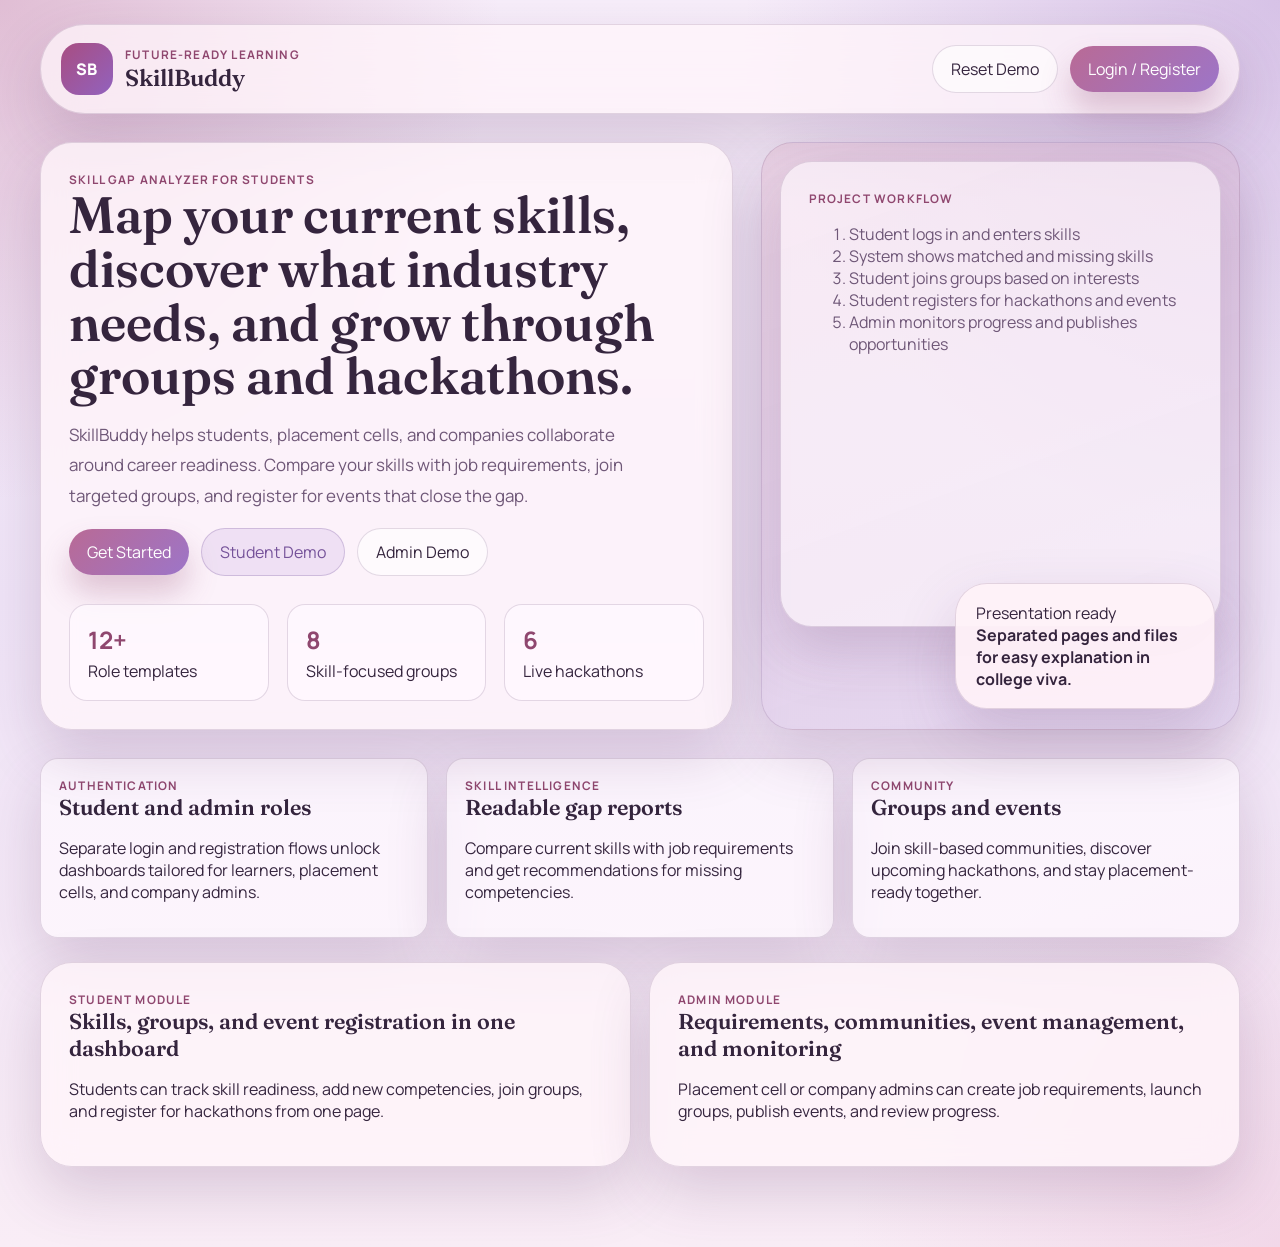
<file: index.html>
<!DOCTYPE html>
<html lang="en">
<head>
  <meta charset="UTF-8">
  <meta name="viewport" content="width=device-width, initial-scale=1.0">
  <title>SkillBuddy | Skill Gap Analyzer</title>
  <link rel="preconnect" href="https://fonts.googleapis.com">
  <link rel="preconnect" href="https://fonts.gstatic.com" crossorigin>
  <link href="https://fonts.googleapis.com/css2?family=Fraunces:wght@500;600;700&family=Manrope:wght@400;500;600;700;800&display=swap" rel="stylesheet">
  <link rel="stylesheet" href="assets/css/main.css">
</head>
<body>
  <div class="page-shell">
    <header class="topbar">
      <div class="brand-block">
        <div class="brand-mark">SB</div>
        <div>
          <p class="eyebrow">Future-ready learning</p>
          <h1>SkillBuddy</h1>
        </div>
      </div>
      <nav class="top-actions">
        <button class="ghost-button" id="seedResetBtn" type="button">Reset Demo</button>
        <button class="primary-button" id="openAuthBtn" type="button">Login / Register</button>
      </nav>
    </header>

    <main>
      <section class="hero">
        <div class="hero-copy">
          <p class="section-tag">Skill Gap Analyzer for Students</p>
          <h2>Map your current skills, discover what industry needs, and grow through groups and hackathons.</h2>
          <p class="hero-text">
            SkillBuddy helps students, placement cells, and companies collaborate around career readiness.
            Compare your skills with job requirements, join targeted groups, and register for events that close the gap.
          </p>
          <div class="hero-actions">
            <button class="primary-button" id="heroRegisterBtn" type="button">Get Started</button>
            <button class="secondary-button" id="studentDemoBtn" type="button">Student Demo</button>
            <button class="ghost-button" id="adminDemoBtn" type="button">Admin Demo</button>
          </div>
          <div class="stats-grid">
            <article class="stat-card"><strong>12+</strong><span>Role templates</span></article>
            <article class="stat-card"><strong>8</strong><span>Skill-focused groups</span></article>
            <article class="stat-card"><strong>6</strong><span>Live hackathons</span></article>
          </div>
        </div>

        <div class="hero-panel">
          <div class="glass-card">
            <p class="mini-tag">Project workflow</p>
            <ol class="soft-list">
              <li>Student logs in and enters skills</li>
              <li>System shows matched and missing skills</li>
              <li>Student joins groups based on interests</li>
              <li>Student registers for hackathons and events</li>
              <li>Admin monitors progress and publishes opportunities</li>
            </ol>
          </div>
          <div class="floating-card">
            <span>Presentation ready</span>
            <strong>Separated pages and files for easy explanation in college viva.</strong>
          </div>
        </div>
      </section>

      <section class="info-grid">
        <article class="feature-card">
          <p class="section-tag">Authentication</p>
          <h3>Student and admin roles</h3>
          <p>Separate login and registration flows unlock dashboards tailored for learners, placement cells, and company admins.</p>
        </article>
        <article class="feature-card">
          <p class="section-tag">Skill Intelligence</p>
          <h3>Readable gap reports</h3>
          <p>Compare current skills with job requirements and get recommendations for missing competencies.</p>
        </article>
        <article class="feature-card">
          <p class="section-tag">Community</p>
          <h3>Groups and events</h3>
          <p>Join skill-based communities, discover upcoming hackathons, and stay placement-ready together.</p>
        </article>
      </section>

      <section class="showcase-grid">
        <article class="showcase-card">
          <p class="section-tag">Student module</p>
          <h3>Skills, groups, and event registration in one dashboard</h3>
          <p>Students can track skill readiness, add new competencies, join groups, and register for hackathons from one page.</p>
        </article>
        <article class="showcase-card">
          <p class="section-tag">Admin module</p>
          <h3>Requirements, communities, event management, and monitoring</h3>
          <p>Placement cell or company admins can create job requirements, launch groups, publish events, and review progress.</p>
        </article>
      </section>
    </main>
  </div>

  <dialog id="authDialog" class="auth-dialog">
    <form method="dialog" class="dialog-shell">
      <button type="submit" class="ghost-button">Close</button>
    </form>
    <div class="auth-grid">
      <section class="auth-side">
        <p class="section-tag">Welcome back</p>
        <h3>Choose your role and continue building the right skills.</h3>
        <p class="muted-text">Demo student: <strong>student@skillbuddy.com</strong> / <strong>student123</strong></p>
        <p class="muted-text">Demo admin: <strong>admin@skillbuddy.com</strong> / <strong>admin123</strong></p>
      </section>

      <section class="auth-forms">
        <div class="tab-row">
          <button class="tab-button active" id="loginTabBtn" type="button">Login</button>
          <button class="tab-button" id="registerTabBtn" type="button">Register</button>
        </div>

        <form id="loginForm" class="stack-form">
          <select id="loginRole" required>
            <option value="student">Student</option>
            <option value="admin">Admin</option>
          </select>
          <input id="loginEmail" type="email" placeholder="Email address" required>
          <input id="loginPassword" type="password" placeholder="Password" required>
          <button class="primary-button" type="submit">Login</button>
        </form>

        <form id="registerForm" class="stack-form hidden">
          <input id="registerName" type="text" placeholder="Full name" required>
          <input id="registerEmail" type="email" placeholder="Email address" required>
          <input id="registerPassword" type="password" placeholder="Create password" required>
          <select id="registerRole" required>
            <option value="student">Student</option>
            <option value="admin">Admin</option>
          </select>
          <input id="registerTarget" type="text" placeholder="Target role (for students)" value="Frontend Developer">
          <input id="registerSkills" type="text" placeholder="Skills separated by commas">
          <button class="primary-button" type="submit">Create Account</button>
        </form>

        <p id="authMessage" class="form-message"></p>
      </section>
    </div>
  </dialog>

  <script type="module" src="assets/js/home.js"></script>
</body>
</html>
</file>
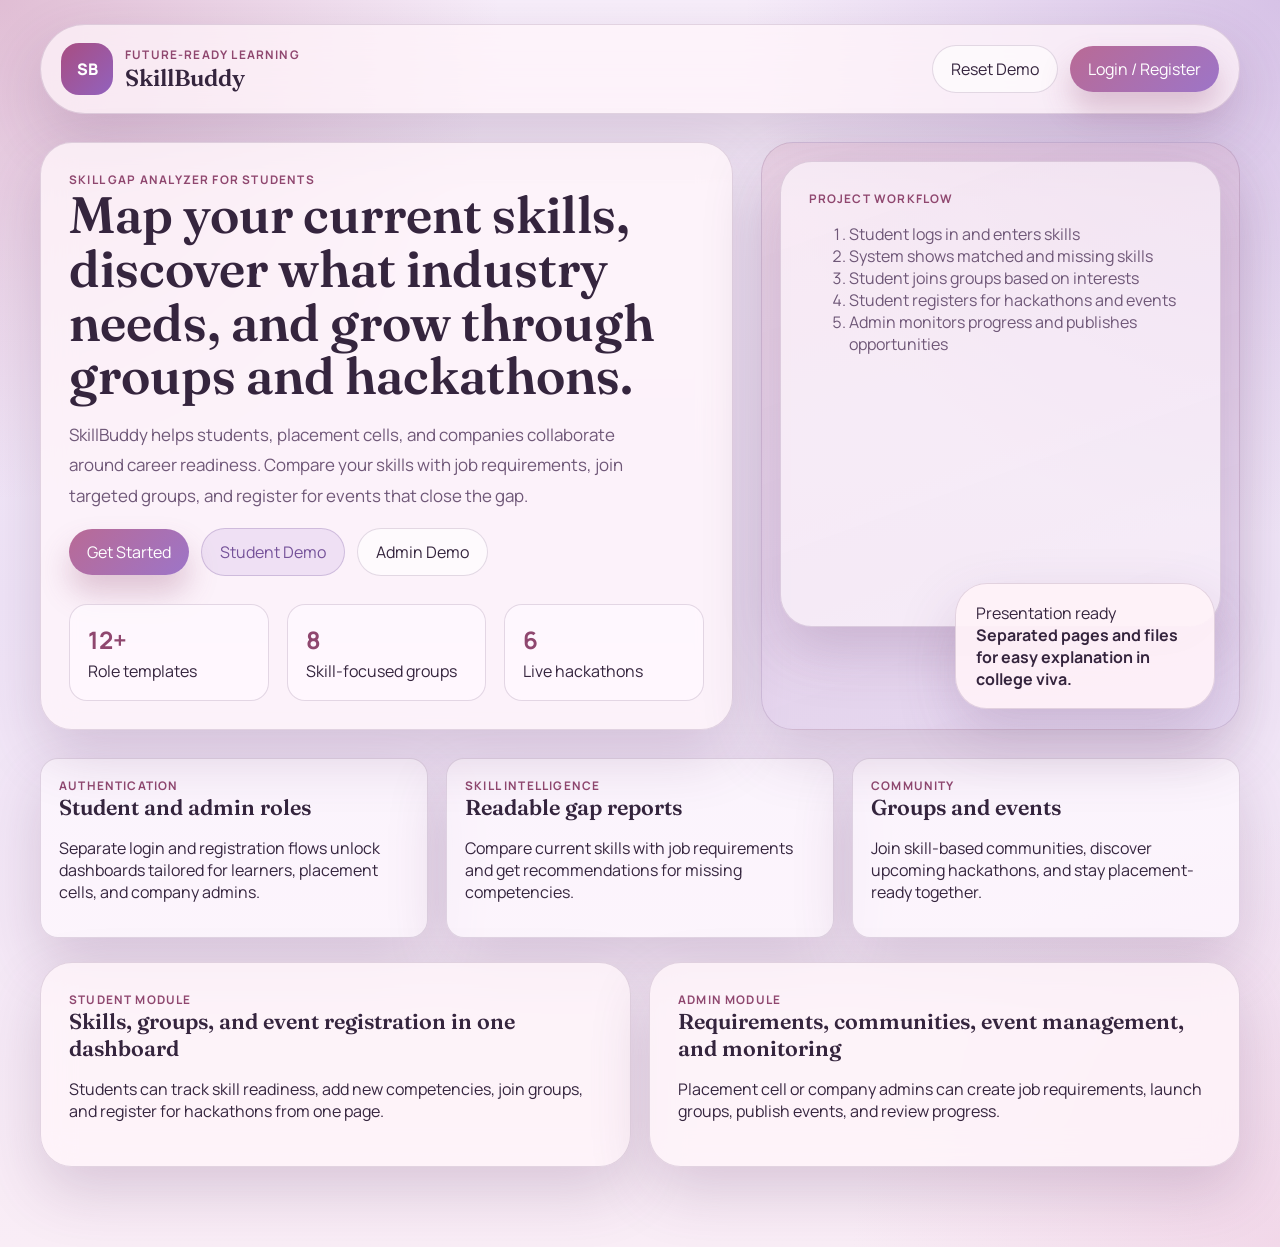
<file: admin.html>
<!DOCTYPE html>
<html lang="en">
<head>
  <meta charset="UTF-8">
  <meta name="viewport" content="width=device-width, initial-scale=1.0">
  <title>SkillBuddy | Admin Dashboard</title>
  <link rel="preconnect" href="https://fonts.googleapis.com">
  <link rel="preconnect" href="https://fonts.gstatic.com" crossorigin>
  <link href="https://fonts.googleapis.com/css2?family=Fraunces:wght@500;600;700&family=Manrope:wght@400;500;600;700;800&display=swap" rel="stylesheet">
  <link rel="stylesheet" href="assets/css/main.css">
</head>
<body>
  <div class="page-shell">
    <header class="topbar">
      <div class="brand-block">
        <div class="brand-mark">SB</div>
        <div>
          <p class="eyebrow">Admin Space</p>
          <h1>SkillBuddy Dashboard</h1>
        </div>
      </div>
      <nav class="top-actions">
        <a class="nav-link" href="index.html">Home</a>
        <button class="ghost-button" id="resetBtn" type="button">Reset Demo</button>
        <button class="primary-button" id="logoutBtn" type="button">Logout</button>
      </nav>
    </header>

    <main class="dashboard-shell">
      <div class="dashboard-header">
        <div>
          <p class="section-tag">Admin dashboard</p>
          <h2 id="adminWelcome"></h2>
          <p class="muted-text">Manage job requirements, create groups, publish events, and monitor student progress.</p>
        </div>
      </div>

      <section class="panel-grid three-column">
        <article class="panel-card"><p class="mini-tag">Students</p><strong class="metric" id="totalStudents"></strong><span class="muted-text">Registered learners</span></article>
        <article class="panel-card"><p class="mini-tag">Groups</p><strong class="metric" id="totalGroups"></strong><span class="muted-text">Communities managed</span></article>
        <article class="panel-card"><p class="mini-tag">Events</p><strong class="metric" id="totalEvents"></strong><span class="muted-text">Open registrations</span></article>
      </section>

      <section class="panel-grid two-column">
        <article class="panel-card">
          <h3>Create job requirement</h3>
          <form class="stack-form" id="roleForm">
            <input id="roleNameInput" type="text" placeholder="Role title" required>
            <textarea id="roleSkillsInput" rows="4" placeholder="Required skills separated by commas" required></textarea>
            <button class="primary-button" type="submit">Save Requirement</button>
          </form>
          <div id="roleList" class="stack-list tight"></div>
        </article>

        <article class="panel-card">
          <h3>Create group</h3>
          <form class="stack-form" id="groupForm">
            <input id="groupNameInput" type="text" placeholder="Group name" required>
            <textarea id="groupDescInput" rows="3" placeholder="Short group description" required></textarea>
            <input id="groupSkillsInput" type="text" placeholder="Relevant skills separated by commas" required>
            <button class="primary-button" type="submit">Create Group</button>
          </form>
        </article>
      </section>

      <section class="panel-grid two-column">
        <article class="panel-card">
          <h3>Post event</h3>
          <form class="stack-form" id="eventForm">
            <input id="eventNameInput" type="text" placeholder="Event name" required>
            <select id="eventGroupSelect" required></select>
            <input id="eventDateInput" type="date" required>
            <textarea id="eventDescInput" rows="3" placeholder="Event details" required></textarea>
            <button class="primary-button" type="submit">Publish Event</button>
          </form>
        </article>

        <article class="panel-card">
          <h3>Student monitoring</h3>
          <div id="studentMonitor" class="stack-list"></div>
        </article>
      </section>
    </main>
  </div>

  <script type="module" src="assets/js/admin.js"></script>
</body>
</html>
</file>
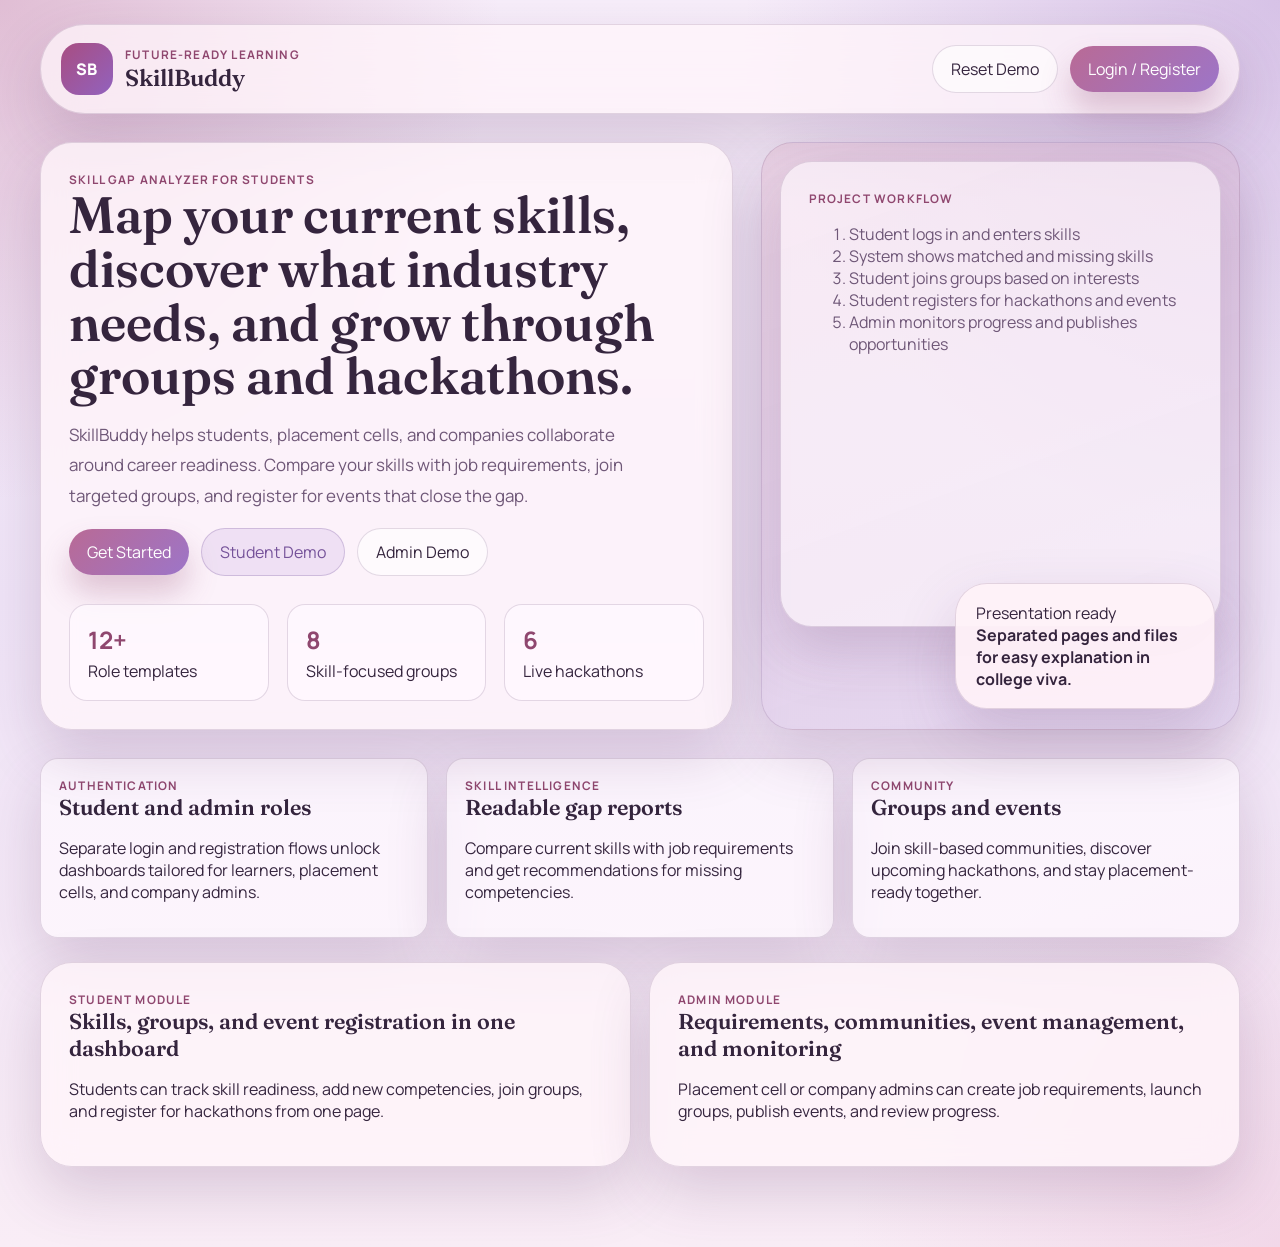
<file: student.html>
<!DOCTYPE html>
<html lang="en">
<head>
  <meta charset="UTF-8">
  <meta name="viewport" content="width=device-width, initial-scale=1.0">
  <title>SkillBuddy | Student Dashboard</title>
  <link rel="preconnect" href="https://fonts.googleapis.com">
  <link rel="preconnect" href="https://fonts.gstatic.com" crossorigin>
  <link href="https://fonts.googleapis.com/css2?family=Fraunces:wght@500;600;700&family=Manrope:wght@400;500;600;700;800&display=swap" rel="stylesheet">
  <link rel="stylesheet" href="assets/css/main.css">
</head>
<body>
  <div class="page-shell">
    <header class="topbar">
      <div class="brand-block">
        <div class="brand-mark">SB</div>
        <div>
          <p class="eyebrow">Student Space</p>
          <h1>SkillBuddy Dashboard</h1>
        </div>
      </div>
      <nav class="top-actions">
        <a class="nav-link" href="index.html">Home</a>
        <button class="ghost-button" id="resetBtn" type="button">Reset Demo</button>
        <button class="primary-button" id="logoutBtn" type="button">Logout</button>
      </nav>
    </header>

    <main class="dashboard-shell">
      <div class="dashboard-header">
        <div>
          <p class="section-tag">Student dashboard</p>
          <h2 id="studentWelcome"></h2>
          <p class="muted-text">Track your readiness, find the missing skills, and register for opportunities that move you forward.</p>
        </div>
      </div>

      <section class="panel-grid two-column">
        <article class="panel-card">
          <div class="panel-title-row">
            <h3>Your profile</h3>
            <span class="pill" id="studentTargetRole"></span>
          </div>
          <p class="muted-text">Add or remove skills to instantly refresh your report.</p>
          <div class="chip-group" id="studentSkillChips"></div>
          <form class="inline-form" id="skillForm">
            <input id="skillInput" type="text" placeholder="Add a skill like React or SQL" required>
            <button class="primary-button" type="submit">Add Skill</button>
          </form>
        </article>

        <article class="panel-card report-card">
          <div class="panel-title-row">
            <h3>Skill gap report</h3>
            <span class="pill accent" id="readinessScore"></span>
          </div>
          <div class="report-grid">
            <div>
              <p class="mini-tag">Matched skills</p>
              <div class="chip-group" id="matchedSkills"></div>
            </div>
            <div>
              <p class="mini-tag">Missing skills</p>
              <div class="chip-group" id="missingSkills"></div>
            </div>
          </div>
          <div class="recommendation-box">
            <p class="mini-tag">Suggestions</p>
            <ul id="suggestionsList" class="soft-list"></ul>
          </div>
        </article>
      </section>

      <section class="panel-grid two-column">
        <article class="panel-card">
          <div class="panel-title-row">
            <h3>Recommended groups</h3>
            <span class="pill neutral" id="membershipCount"></span>
          </div>
          <div id="studentGroups" class="stack-list"></div>
        </article>

        <article class="panel-card">
          <div class="panel-title-row">
            <h3>Hackathons and events</h3>
            <span class="pill neutral" id="eventCount"></span>
          </div>
          <div id="studentEvents" class="stack-list"></div>
        </article>
      </section>
    </main>
  </div>

  <script type="module" src="assets/js/student.js"></script>
</body>
</html>
</file>
<file: assets/css/main.css>
:root {
  --line: rgba(118, 80, 124, 0.2);
  --text: #35253e;
  --text-muted: #6f5878;
  --primary: #b96a95;
  --primary-deep: #8f476f;
  --secondary: #b99bda;
  --secondary-deep: #76539a;
  --highlight: #ebd3ea;
  --surface: rgba(255, 245, 251, 0.8);
  --shadow: 0 24px 60px rgba(93, 49, 102, 0.2);
  --radius-xl: 32px;
  --radius-md: 18px;
}

* { box-sizing: border-box; }
body {
  margin: 0;
  min-height: 100vh;
  font-family: "Manrope", sans-serif;
  color: var(--text);
  background:
    radial-gradient(circle at top left, rgba(181, 97, 140, 0.34), transparent 28%),
    radial-gradient(circle at top right, rgba(152, 110, 193, 0.34), transparent 30%),
    radial-gradient(circle at bottom right, rgba(226, 171, 205, 0.32), transparent 24%),
    linear-gradient(180deg, #f7eefa 0%, #efe4f7 48%, #f9edf6 100%);
}

button, input, textarea, select { font: inherit; }
button { cursor: pointer; border: 0; }
a { color: inherit; text-decoration: none; }

.page-shell {
  width: min(1200px, calc(100% - 32px));
  margin: 0 auto;
  padding: 24px 0 56px;
}

.topbar, .brand-block, .top-actions, .hero-actions, .tab-row, .inline-form, .dashboard-header, .panel-title-row {
  display: flex;
  align-items: center;
  gap: 12px;
}

.topbar, .dashboard-header, .panel-title-row { justify-content: space-between; }

.topbar {
  margin-bottom: 28px;
  padding: 18px 20px;
  background: rgba(255, 244, 250, 0.74);
  border: 1px solid var(--line);
  border-radius: 999px;
  backdrop-filter: blur(18px);
  box-shadow: var(--shadow);
}

.brand-mark {
  display: grid;
  place-items: center;
  width: 52px;
  height: 52px;
  border-radius: 18px;
  background: linear-gradient(135deg, #a84d81, #9262be);
  color: #fff;
  font-weight: 800;
}

h1, h2, h3 {
  margin: 0;
  font-family: "Fraunces", serif;
  font-weight: 600;
}

h1 { font-size: 1.45rem; }
h2 { font-size: clamp(2.2rem, 4vw, 4.2rem); line-height: 1.05; }
h3 { font-size: 1.35rem; }

.eyebrow, .section-tag, .mini-tag {
  margin: 0;
  text-transform: uppercase;
  letter-spacing: 0.1em;
  font-size: 0.74rem;
  font-weight: 700;
  color: var(--primary-deep);
}

.muted-text, .mini-note, .soft-list, .stack-item p {
  color: var(--text-muted);
}

.hero, .stats-grid, .info-grid, .showcase-grid, .panel-grid, .report-grid {
  display: grid;
  gap: 18px;
}

.hero {
  grid-template-columns: 1.3fr 0.9fr;
  gap: 28px;
  margin-bottom: 28px;
}

.hero-copy, .hero-panel, .feature-card, .showcase-card, .panel-card, .glass-card, .floating-card, .auth-side, .auth-forms {
  border: 1px solid var(--line);
  border-radius: var(--radius-xl);
  box-shadow: var(--shadow);
}

.hero-copy, .showcase-card, .panel-card, .auth-side, .auth-forms {
  padding: 28px;
  background: var(--surface);
  backdrop-filter: blur(16px);
}

.hero-text {
  font-size: 1.06rem;
  line-height: 1.8;
  color: var(--text-muted);
  max-width: 60ch;
}

.stats-grid { grid-template-columns: repeat(3, minmax(0, 1fr)); margin-top: 28px; }
.info-grid { grid-template-columns: repeat(3, minmax(0, 1fr)); margin-bottom: 24px; }
.showcase-grid { grid-template-columns: repeat(2, minmax(0, 1fr)); margin-bottom: 24px; }

.stat-card, .feature-card, .stack-item, .pill, .chip {
  border-radius: var(--radius-md);
}

.stat-card, .feature-card, .stack-item {
  padding: 18px;
  background: rgba(255, 250, 255, 0.7);
  border: 1px solid var(--line);
}

.stat-card strong {
  display: block;
  margin-bottom: 4px;
  font-size: 1.5rem;
  color: var(--primary-deep);
}

.hero-panel {
  position: relative;
  padding: 18px;
  background:
    linear-gradient(160deg, rgba(185, 106, 149, 0.22), rgba(183, 155, 218, 0.26)),
    linear-gradient(0deg, rgba(255, 255, 255, 0.24), rgba(255, 255, 255, 0.24));
}

.glass-card {
  height: calc(100% - 84px);
  padding: 28px;
  background: rgba(255, 248, 254, 0.62);
}

.floating-card {
  position: absolute;
  right: 24px;
  bottom: 20px;
  width: min(260px, calc(100% - 48px));
  padding: 18px 20px;
  background: rgba(255, 242, 249, 0.92);
}

.primary-button, .secondary-button, .ghost-button, .tab-button, .nav-link {
  display: inline-flex;
  align-items: center;
  justify-content: center;
  padding: 12px 18px;
  border-radius: 999px;
  transition: transform 0.2s ease, box-shadow 0.2s ease;
}

.primary-button {
  background: linear-gradient(135deg, var(--primary), #9d75c8);
  color: #fff;
  box-shadow: 0 18px 30px rgba(143, 71, 111, 0.28);
}

.secondary-button, .nav-link {
  background: rgba(185, 155, 218, 0.2);
  color: var(--secondary-deep);
  border: 1px solid rgba(118, 83, 154, 0.26);
}

.ghost-button, .tab-button {
  background: rgba(255, 255, 255, 0.62);
  color: var(--text);
  border: 1px solid var(--line);
}

.tab-button.active { background: rgba(185, 106, 149, 0.18); color: var(--primary-deep); }
.primary-button:hover, .secondary-button:hover, .ghost-button:hover, .tab-button:hover, .nav-link:hover, .stack-item button:hover, .chip button:hover { transform: translateY(-1px); }

.dashboard-shell { display: grid; gap: 22px; }
.panel-grid.two-column { grid-template-columns: repeat(2, minmax(0, 1fr)); }
.panel-grid.three-column { grid-template-columns: repeat(3, minmax(0, 1fr)); }

.pill {
  display: inline-flex;
  align-items: center;
  gap: 6px;
  padding: 8px 12px;
  font-size: 0.82rem;
  font-weight: 700;
  background: rgba(185, 106, 149, 0.14);
  color: var(--primary-deep);
}

.pill.accent { background: rgba(239, 215, 234, 0.88); color: #8b4d74; }
.pill.neutral { background: rgba(185, 155, 218, 0.2); color: var(--secondary-deep); }
.metric { display: block; margin: 10px 0 4px; font-size: 2.1rem; color: var(--primary-deep); }

.chip-group {
  display: flex;
  flex-wrap: wrap;
  gap: 10px;
}

.chip {
  display: inline-flex;
  align-items: center;
  gap: 8px;
  padding: 10px 12px;
  background: rgba(255, 250, 255, 0.84);
  border: 1px solid var(--line);
}

.chip button, .stack-item button {
  padding: 10px 14px;
  border-radius: 999px;
  background: rgba(185, 106, 149, 0.18);
  color: var(--primary-deep);
}

.chip button {
  width: 22px;
  height: 22px;
  padding: 0;
  display: grid;
  place-items: center;
}

.stack-form { display: grid; gap: 12px; }
.inline-form { margin-top: 20px; }
.skill-update-form { margin-top: 16px; }
.stack-list { display: grid; gap: 14px; }
.stack-list.tight { margin-top: 14px; }
.stack-item h4, .stack-item p { margin: 0 0 8px; }
.stack-item .meta-row { display: flex; flex-wrap: wrap; gap: 10px; margin-bottom: 10px; }

input, textarea, select {
  width: 100%;
  padding: 14px 16px;
  border: 1px solid rgba(118, 80, 124, 0.16);
  border-radius: 16px;
  background: rgba(255, 251, 255, 0.92);
  color: var(--text);
  outline: none;
}

input:focus, textarea:focus, select:focus {
  border-color: rgba(145, 99, 182, 0.46);
  box-shadow: 0 0 0 4px rgba(185, 155, 218, 0.26);
}

.report-card, .recommendation-box {
  background: linear-gradient(180deg, rgba(255, 236, 246, 0.86), rgba(243, 232, 249, 0.82));
}

.recommendation-box {
  margin-top: 18px;
  padding: 18px;
  border: 1px solid var(--line);
  border-radius: var(--radius-md);
}

.auth-dialog {
  width: min(940px, calc(100% - 24px));
  border: 0;
  padding: 0;
  border-radius: 36px;
  background: transparent;
}

.auth-dialog::backdrop {
  background: rgba(47, 42, 39, 0.25);
  backdrop-filter: blur(8px);
}

.dialog-shell {
  position: absolute;
  right: 22px;
  top: 22px;
  z-index: 2;
}

.close-button {
  padding: 10px 16px;
  border-radius: 999px;
  background: rgba(255, 255, 255, 0.84);
  border: 1px solid var(--line);
}

.auth-grid {
  display: grid;
  grid-template-columns: 0.95fr 1.05fr;
  gap: 18px;
  padding: 18px;
}

.auth-side { background: linear-gradient(180deg, rgba(237, 206, 225, 0.95), rgba(221, 203, 243, 0.92)); }
.auth-forms { background: linear-gradient(180deg, rgba(255, 244, 250, 0.98), rgba(241, 230, 248, 0.94)); }
.hidden { display: none; }
.form-message { min-height: 24px; margin-top: 12px; font-weight: 600; color: var(--primary-deep); }

@media (max-width: 960px) {
  .hero, .showcase-grid, .panel-grid.two-column, .auth-grid { grid-template-columns: 1fr; }
  .info-grid, .panel-grid.three-column { grid-template-columns: repeat(2, minmax(0, 1fr)); }
}

@media (max-width: 720px) {
  .page-shell { width: min(100% - 20px, 1200px); padding-top: 14px; }
  .topbar, .brand-block, .top-actions, .dashboard-header, .inline-form { flex-direction: column; align-items: stretch; }
  .stats-grid, .info-grid, .panel-grid.three-column, .report-grid { grid-template-columns: 1fr; }
  h2 { font-size: 2rem; }
}
</file>
